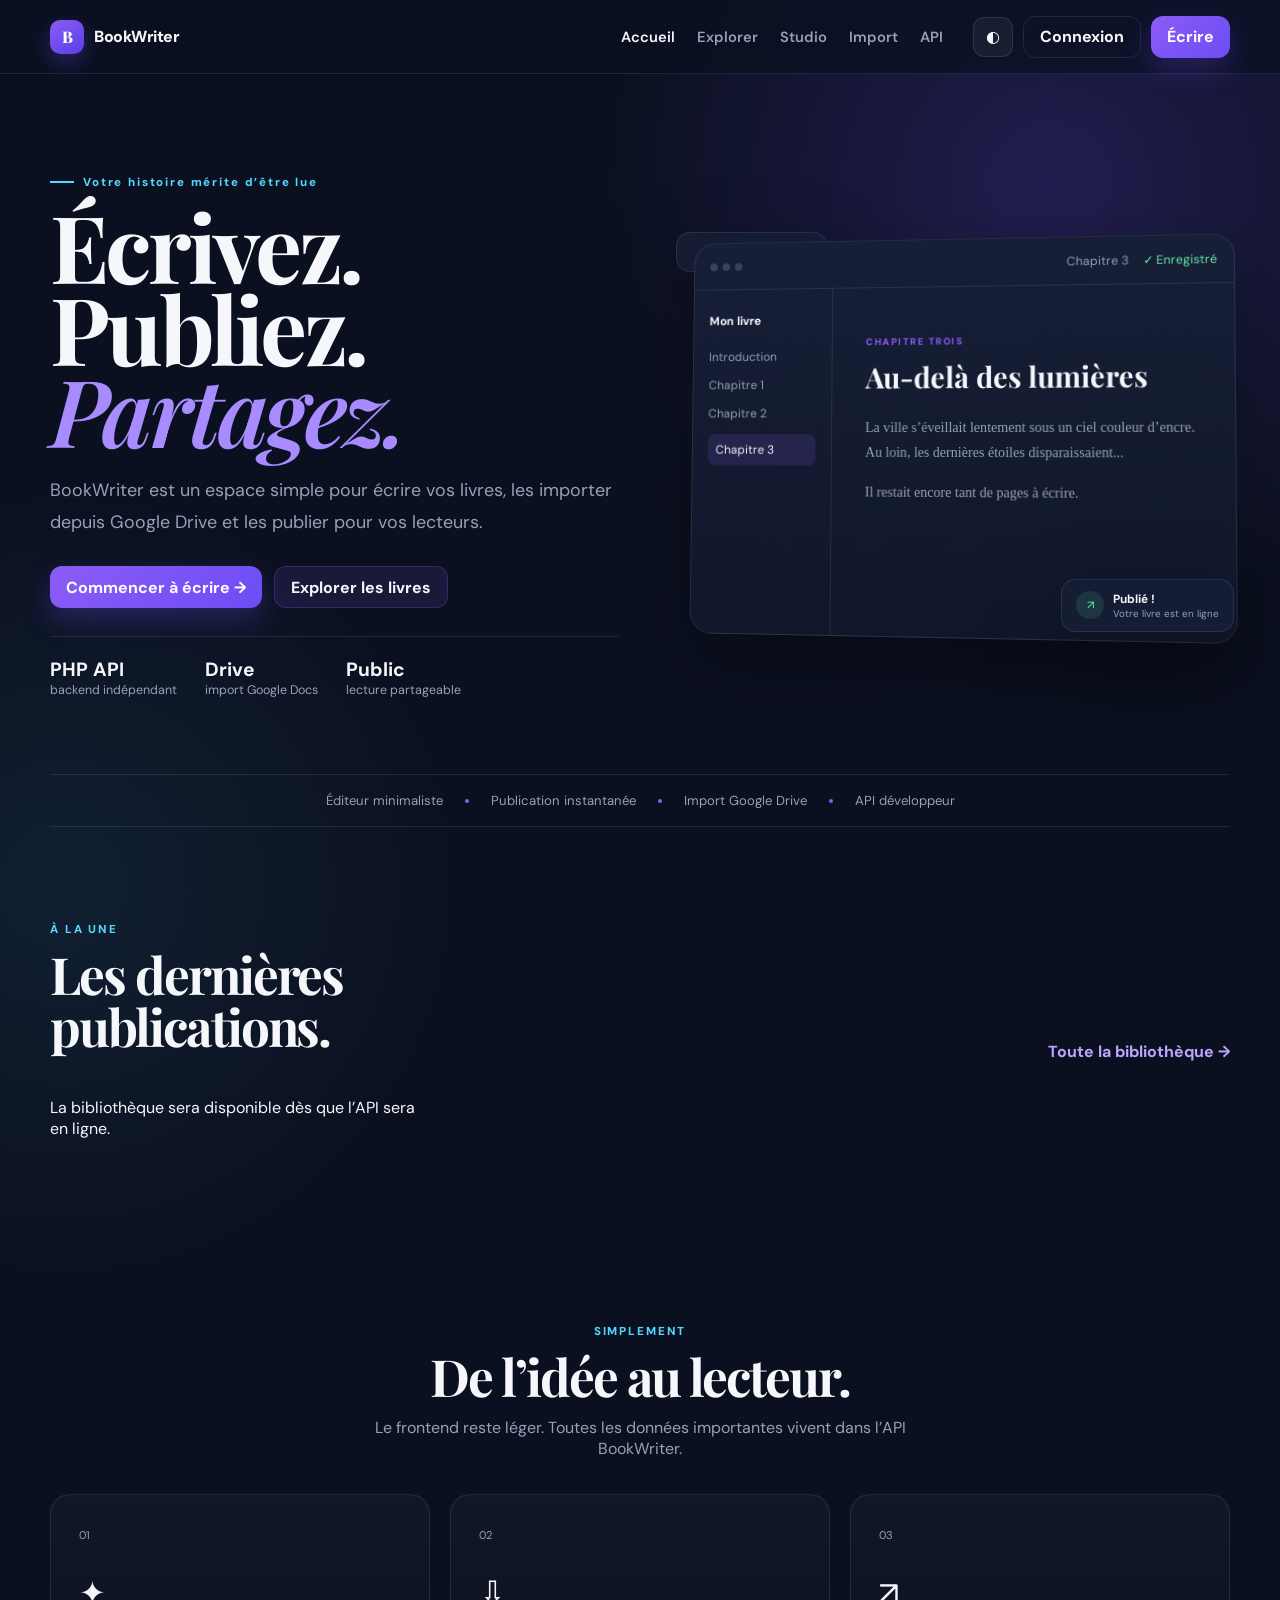
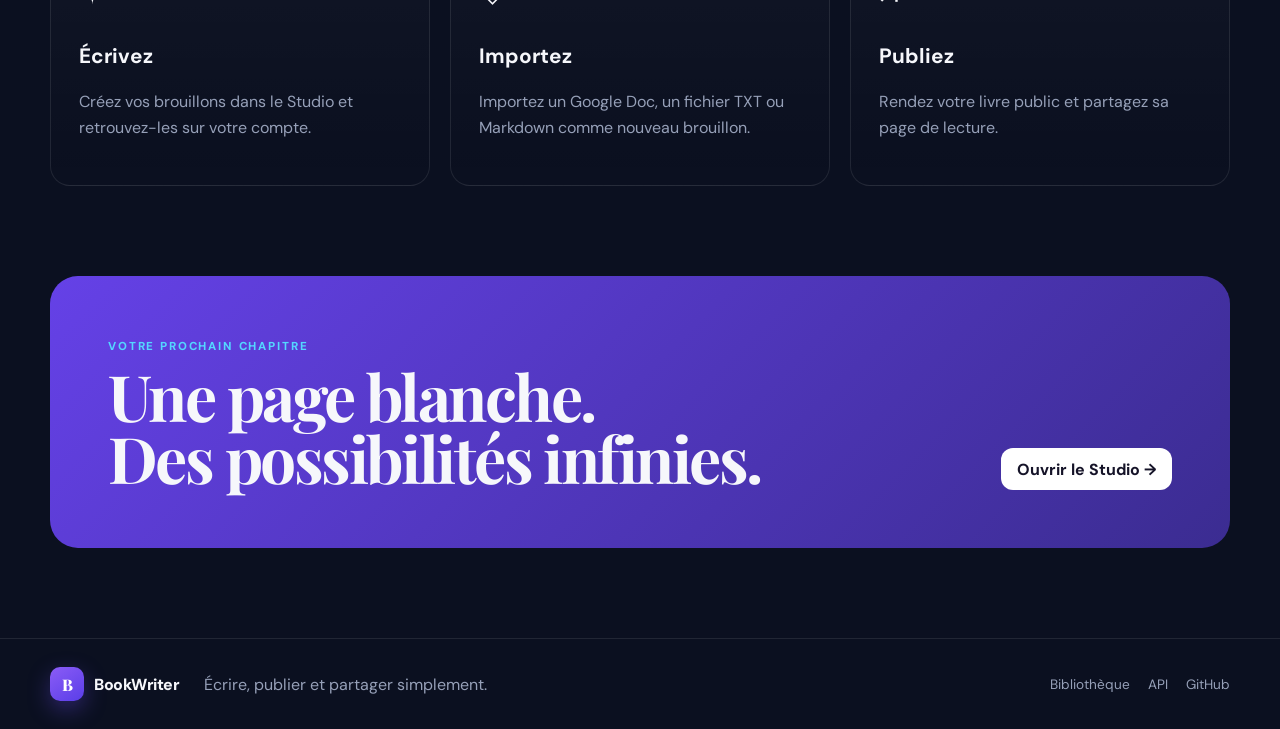
<file: index.html>
<!doctype html>
<html lang="fr">
<head><meta charset="utf-8"><meta name="viewport" content="width=device-width,initial-scale=1"><meta name="theme-color" content="#090b12"><meta name="description" content="Écrivez, importez et publiez vos livres avec BookWriter."><title>Accueil — BookWriter</title><link rel="stylesheet" href="assets/style.css"></head>
<body data-page="home">
<header class="topbar"><a class="brand" href="index.html"><span class="brand-mark">B</span><span>BookWriter</span></a><nav class="nav" id="main-nav" aria-label="Navigation principale"><a href="index.html" class="active">Accueil</a><a href="explore.html">Explorer</a><a href="studio.html">Studio</a><a href="import.html">Import</a><a href="developers.html">API</a></nav><div class="top-actions"><button class="icon-button" id="theme-toggle">◐</button><span class="auth-state"></span><a class="button button-primary" href="studio.html">Écrire</a><button class="mobile-menu" id="mobile-menu">☰</button></div></header>
<main>
<section class="hero shell"><div class="hero-copy"><div class="eyebrow"><span></span> Votre histoire mérite d’être lue</div><h1>Écrivez. Publiez.<br><em>Partagez.</em></h1><p class="hero-subtitle">BookWriter est un espace simple pour écrire vos livres, les importer depuis Google Drive et les publier pour vos lecteurs.</p><div class="hero-buttons"><a class="button button-primary large" href="studio.html">Commencer à écrire →</a><a class="button button-soft large" href="explore.html">Explorer les livres</a></div><div class="trust-row"><div><strong>PHP API</strong><span>backend indépendant</span></div><div><strong>Drive</strong><span>import Google Docs</span></div><div><strong>Public</strong><span>lecture partageable</span></div></div></div><div class="hero-visual" aria-hidden="true"><div class="floating-card card-one"><span class="mini-dot"></span><span>Sauvegarde via API</span></div><div class="editor-preview"><div class="preview-top"><div class="preview-dots"><i></i><i></i><i></i></div><span>Chapitre 3</span><span class="saved">✓ Enregistré</span></div><div class="preview-body"><aside><b>Mon livre</b><span>Introduction</span><span>Chapitre 1</span><span>Chapitre 2</span><span class="selected">Chapitre 3</span></aside><article><span class="chapter-label">CHAPITRE TROIS</span><h3>Au-delà des lumières</h3><p>La ville s’éveillait lentement sous un ciel couleur d’encre. Au loin, les dernières étoiles disparaissaient...</p><p>Il restait encore tant de pages à écrire.</p></article></div></div><div class="floating-card card-two"><span class="round-icon">↗</span><div><strong>Publié !</strong><small>Votre livre est en ligne</small></div></div></div></section>
<div class="feature-strip shell"><span>Éditeur minimaliste</span><i></i><span>Publication instantanée</span><i></i><span>Import Google Drive</span><i></i><span>API développeur</span></div>
<section class="section shell"><div class="section-heading split-heading"><div><span class="section-kicker">À LA UNE</span><h2>Les dernières<br>publications.</h2></div><a href="explore.html" class="text-link">Toute la bibliothèque →</a></div><div class="book-grid" id="featured-books"><div class="empty-inline">Chargement de la bibliothèque…</div></div></section>
<section class="section shell"><div class="section-heading centered"><span class="section-kicker">SIMPLEMENT</span><h2>De l’idée au lecteur.</h2><p>Le frontend reste léger. Toutes les données importantes vivent dans l’API BookWriter.</p></div><div class="steps"><article><span>01</span><div class="step-icon">✦</div><h3>Écrivez</h3><p>Créez vos brouillons dans le Studio et retrouvez-les sur votre compte.</p></article><article><span>02</span><div class="step-icon">⇩</div><h3>Importez</h3><p>Importez un Google Doc, un fichier TXT ou Markdown comme nouveau brouillon.</p></article><article><span>03</span><div class="step-icon">↗</div><h3>Publiez</h3><p>Rendez votre livre public et partagez sa page de lecture.</p></article></div></section>
<section class="cta shell"><div><span class="section-kicker">VOTRE PROCHAIN CHAPITRE</span><h2>Une page blanche.<br>Des possibilités infinies.</h2></div><a class="button button-light large" href="studio.html">Ouvrir le Studio →</a></section>
</main><footer class="footer"><div class="shell footer-inner"><a class="brand" href="index.html"><span class="brand-mark">B</span><span>BookWriter</span></a><p>Écrire, publier et partager simplement.</p><div><a href="explore.html">Bibliothèque</a><a href="developers.html">API</a><a href="https://github.com/louisoff84/BookWriter" target="_blank" rel="noreferrer">GitHub</a></div></div></footer><div id="toast-stack" class="toast-stack" aria-live="polite"></div><script src="assets/config.js"></script><script src="assets/app.js"></script>
</body></html>
</file>
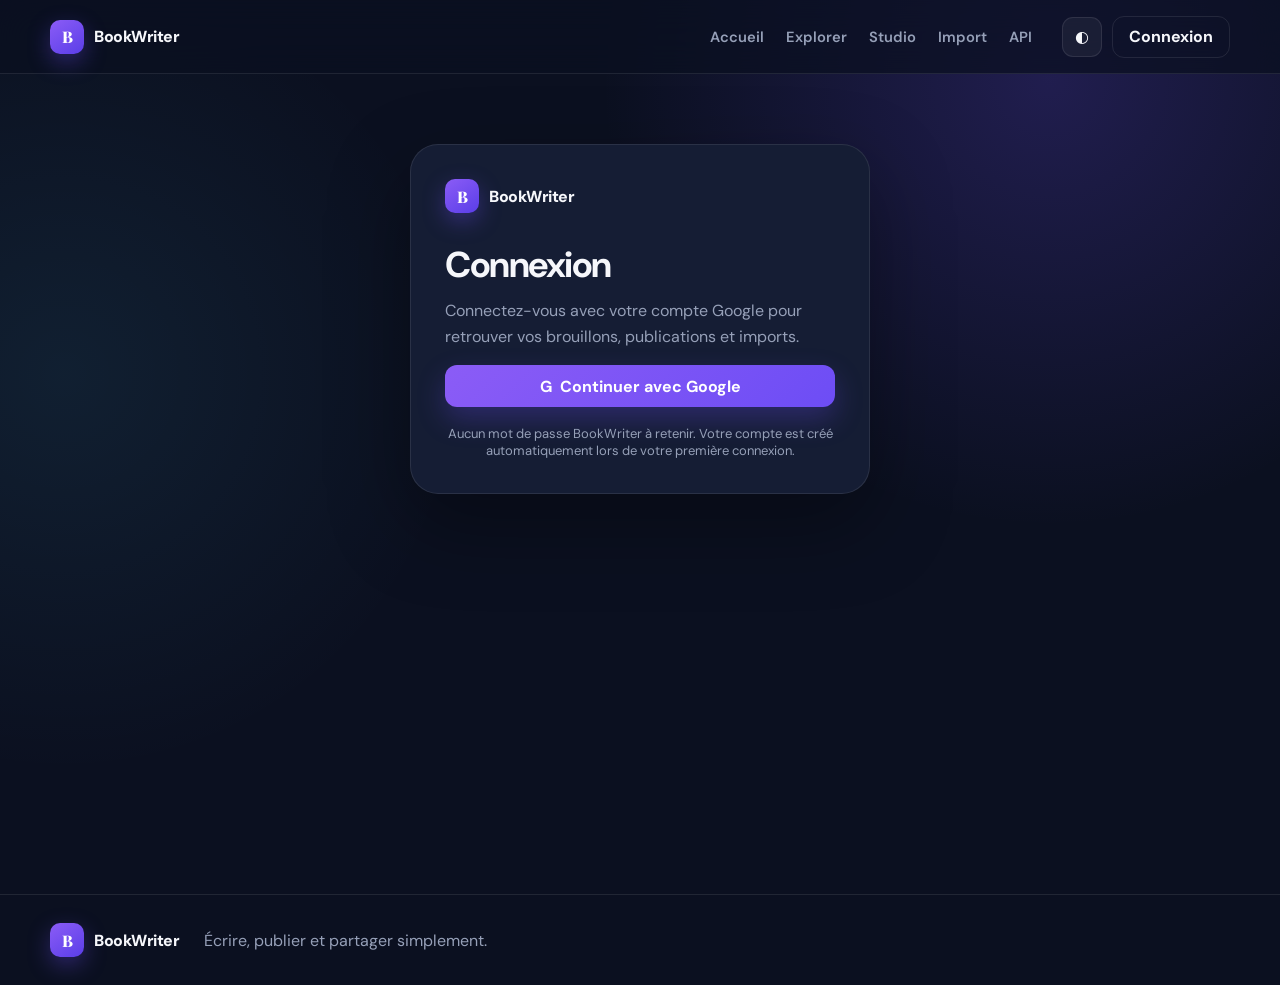
<file: account.html>
<!doctype html>
<html lang="fr"><head><meta charset="utf-8"><meta name="viewport" content="width=device-width,initial-scale=1"><meta name="theme-color" content="#090b12"><meta name="description" content="Gérez votre compte et vos clés API BookWriter."><title>Mon compte — BookWriter</title><link rel="stylesheet" href="assets/style.css"></head>
<body data-page="account"><header class="topbar"><a class="brand" href="index.html"><span class="brand-mark">B</span><span>BookWriter</span></a><nav class="nav" id="main-nav"><a href="index.html">Accueil</a><a href="explore.html">Explorer</a><a href="studio.html">Studio</a><a href="import.html">Import</a><a href="developers.html">API</a></nav><div class="top-actions"><button class="icon-button" id="theme-toggle">◐</button><span class="auth-state"></span><a class="button button-primary" href="studio.html">Écrire</a><button class="mobile-menu" id="mobile-menu">☰</button></div></header>
<main><section class="page-hero shell compact"><span class="section-kicker">COMPTE</span><h1 id="account-name">Mon compte</h1><p>Gérez votre session et vos clés API développeur.</p></section><section class="shell account-grid">
<article class="panel"><h2>Profil</h2><div class="account-info"><div><span>E-mail</span><strong id="account-email">—</strong></div><div><span>Google Drive</span><strong id="google-state">—</strong></div></div><div style="margin-top:22px;display:flex;gap:10px;flex-wrap:wrap"><a class="button button-soft" href="import.html">Google Drive</a><button class="button button-danger" id="logout-button">Se déconnecter</button></div></article>
<article class="panel"><h2>Clés API</h2><p style="color:var(--muted)">Pour vos bots, applications ou automatisations. Ces clés sont permanentes jusqu’à révocation.</p><div class="key-create"><input class="form-control" id="api-key-name" maxlength="80" placeholder="Ex. Bot Discord"><button class="button button-primary" id="create-api-key">Créer une clé</button></div><div class="key-output hidden" id="new-key-output"><strong>Copiez cette clé maintenant</strong><code id="new-key-value"></code><button class="button button-soft small" id="copy-new-key">Copier</button></div><div id="api-key-list"></div></article>
</section></main><footer class="footer"><div class="shell footer-inner"><a class="brand" href="index.html"><span class="brand-mark">B</span><span>BookWriter</span></a><p>Écrire, publier et partager simplement.</p></div></footer><div id="toast-stack" class="toast-stack"></div><script src="assets/config.js"></script><script src="assets/app.js"></script></body></html>
</file>
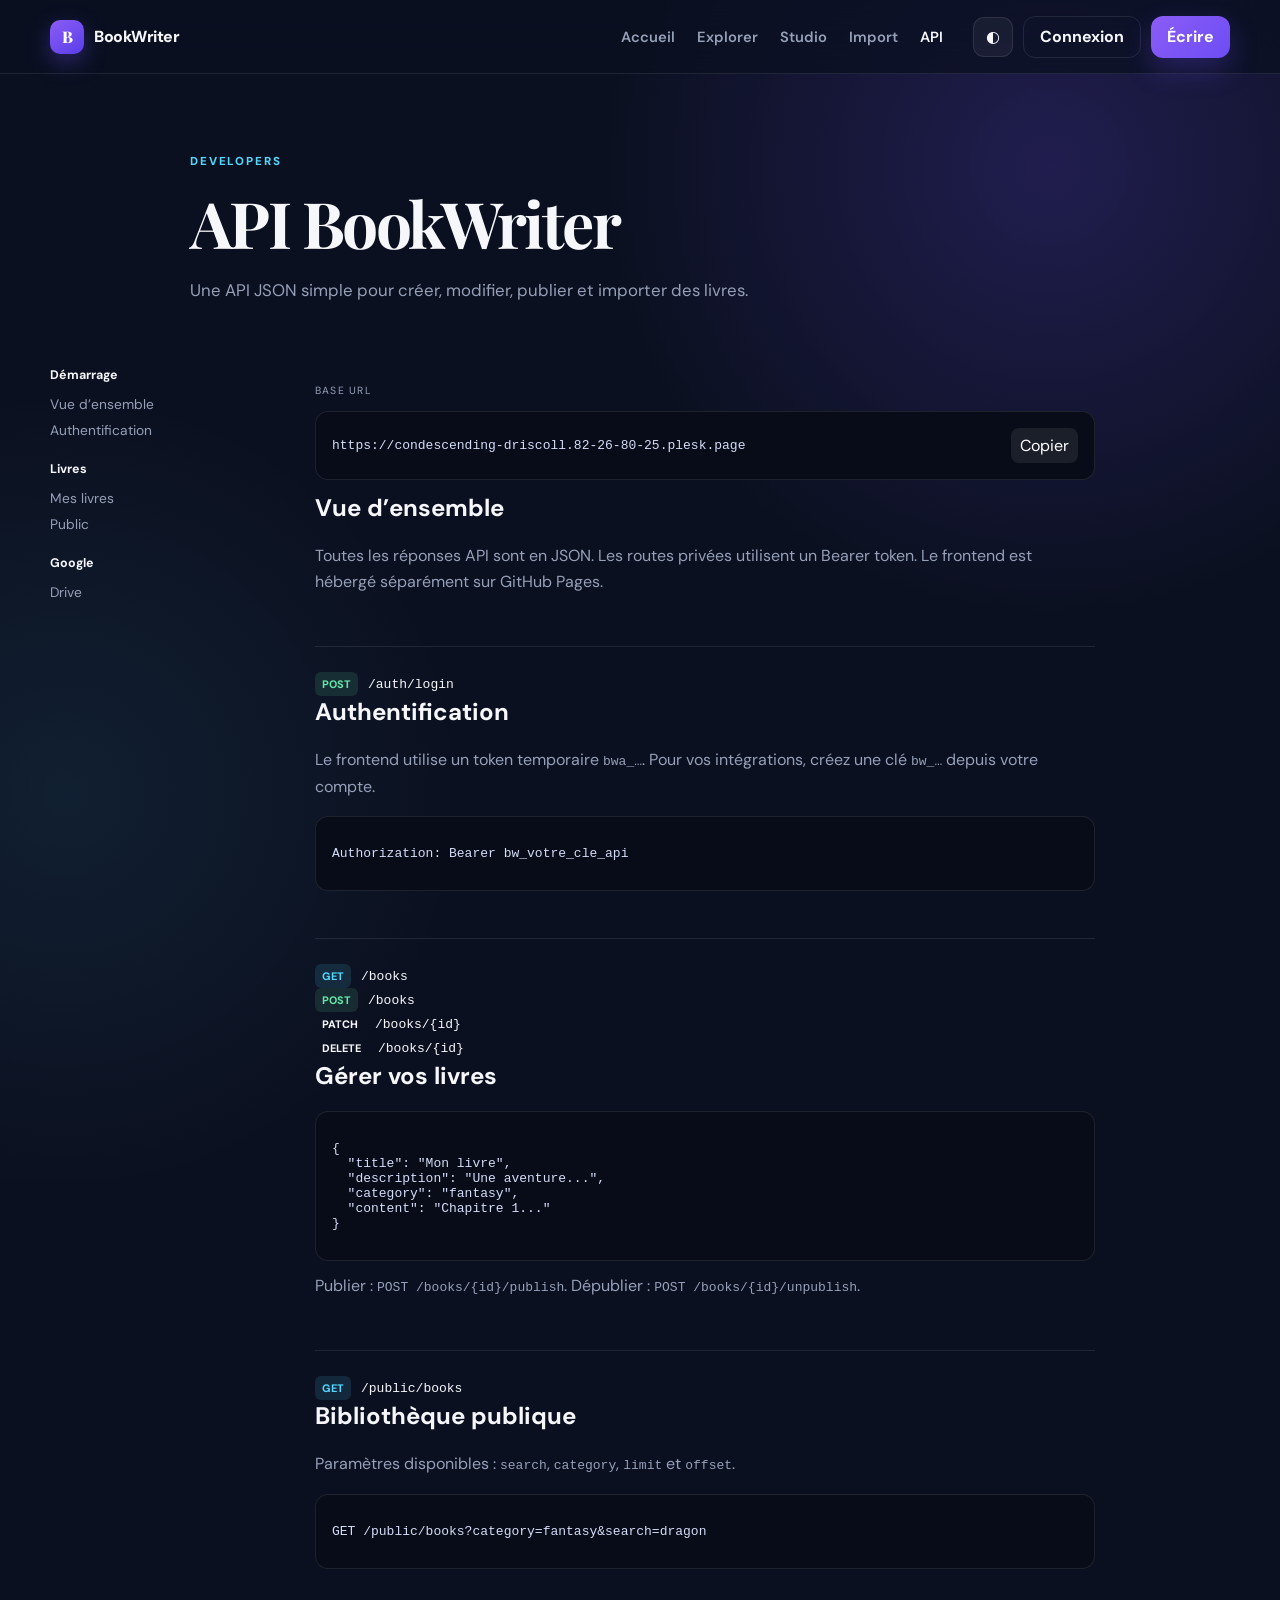
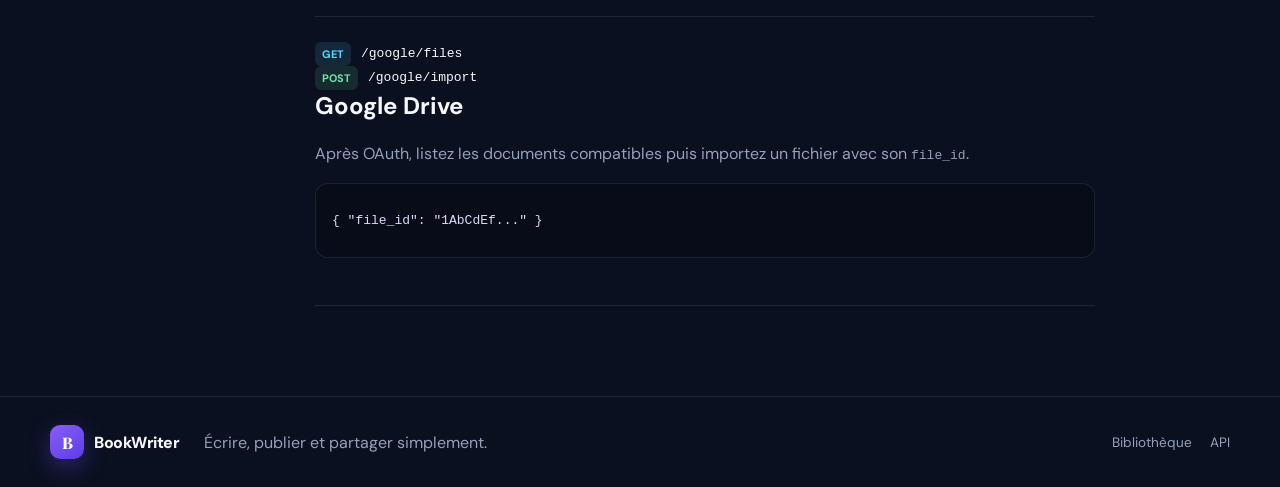
<file: developers.html>
<!doctype html>
<html lang="fr"><head><meta charset="utf-8"><meta name="viewport" content="width=device-width,initial-scale=1"><meta name="theme-color" content="#090b12"><meta name="description" content="Documentation de l’API BookWriter."><title>API développeur — BookWriter</title><link rel="stylesheet" href="assets/style.css"></head>
<body data-page="developers"><header class="topbar"><a class="brand" href="index.html"><span class="brand-mark">B</span><span>BookWriter</span></a><nav class="nav" id="main-nav"><a href="index.html">Accueil</a><a href="explore.html">Explorer</a><a href="studio.html">Studio</a><a href="import.html">Import</a><a href="developers.html" class="active">API</a></nav><div class="top-actions"><button class="icon-button" id="theme-toggle">◐</button><span class="auth-state"></span><a class="button button-primary" href="studio.html">Écrire</a><button class="mobile-menu" id="mobile-menu">☰</button></div></header>
<main><section class="page-hero shell compact"><span class="section-kicker">DEVELOPERS</span><h1>API BookWriter</h1><p>Une API JSON simple pour créer, modifier, publier et importer des livres.</p></section><section class="shell api-layout"><aside class="api-sidebar"><b>Démarrage</b><a href="#overview">Vue d’ensemble</a><a href="#auth">Authentification</a><b>Livres</b><a href="#books">Mes livres</a><a href="#public">Public</a><b>Google</b><a href="#drive">Drive</a></aside><article class="api-docs">
<section id="overview"><span class="doc-label">BASE URL</span><div class="code-box single"><code>https://condescending-driscoll.82-26-80-25.plesk.page</code><button data-copy="https://condescending-driscoll.82-26-80-25.plesk.page">Copier</button></div><h2>Vue d’ensemble</h2><p>Toutes les réponses API sont en JSON. Les routes privées utilisent un Bearer token. Le frontend est hébergé séparément sur GitHub Pages.</p></section>
<section id="auth"><div class="endpoint"><span class="method post">POST</span><code>/auth/login</code></div><h2>Authentification</h2><p>Le frontend utilise un token temporaire <code>bwa_…</code>. Pour vos intégrations, créez une clé <code>bw_…</code> depuis votre compte.</p><div class="code-box"><pre><code>Authorization: Bearer bw_votre_cle_api</code></pre></div></section>
<section id="books"><div class="endpoint"><span class="method get">GET</span><code>/books</code></div><div class="endpoint"><span class="method post">POST</span><code>/books</code></div><div class="endpoint"><span class="method patch">PATCH</span><code>/books/{id}</code></div><div class="endpoint"><span class="method delete">DELETE</span><code>/books/{id}</code></div><h2>Gérer vos livres</h2><div class="code-box"><pre><code>{
  "title": "Mon livre",
  "description": "Une aventure...",
  "category": "fantasy",
  "content": "Chapitre 1..."
}</code></pre></div><p>Publier : <code>POST /books/{id}/publish</code>. Dépublier : <code>POST /books/{id}/unpublish</code>.</p></section>
<section id="public"><div class="endpoint"><span class="method get">GET</span><code>/public/books</code></div><h2>Bibliothèque publique</h2><p>Paramètres disponibles : <code>search</code>, <code>category</code>, <code>limit</code> et <code>offset</code>.</p><div class="code-box"><pre><code>GET /public/books?category=fantasy&amp;search=dragon</code></pre></div></section>
<section id="drive"><div class="endpoint"><span class="method get">GET</span><code>/google/files</code></div><div class="endpoint"><span class="method post">POST</span><code>/google/import</code></div><h2>Google Drive</h2><p>Après OAuth, listez les documents compatibles puis importez un fichier avec son <code>file_id</code>.</p><div class="code-box"><pre><code>{ "file_id": "1AbCdEf..." }</code></pre></div></section>
</article></section></main><footer class="footer"><div class="shell footer-inner"><a class="brand" href="index.html"><span class="brand-mark">B</span><span>BookWriter</span></a><p>Écrire, publier et partager simplement.</p><div><a href="explore.html">Bibliothèque</a><a href="developers.html">API</a></div></div></footer><div id="toast-stack" class="toast-stack"></div><script src="assets/config.js"></script><script src="assets/app.js"></script></body></html>
</file>
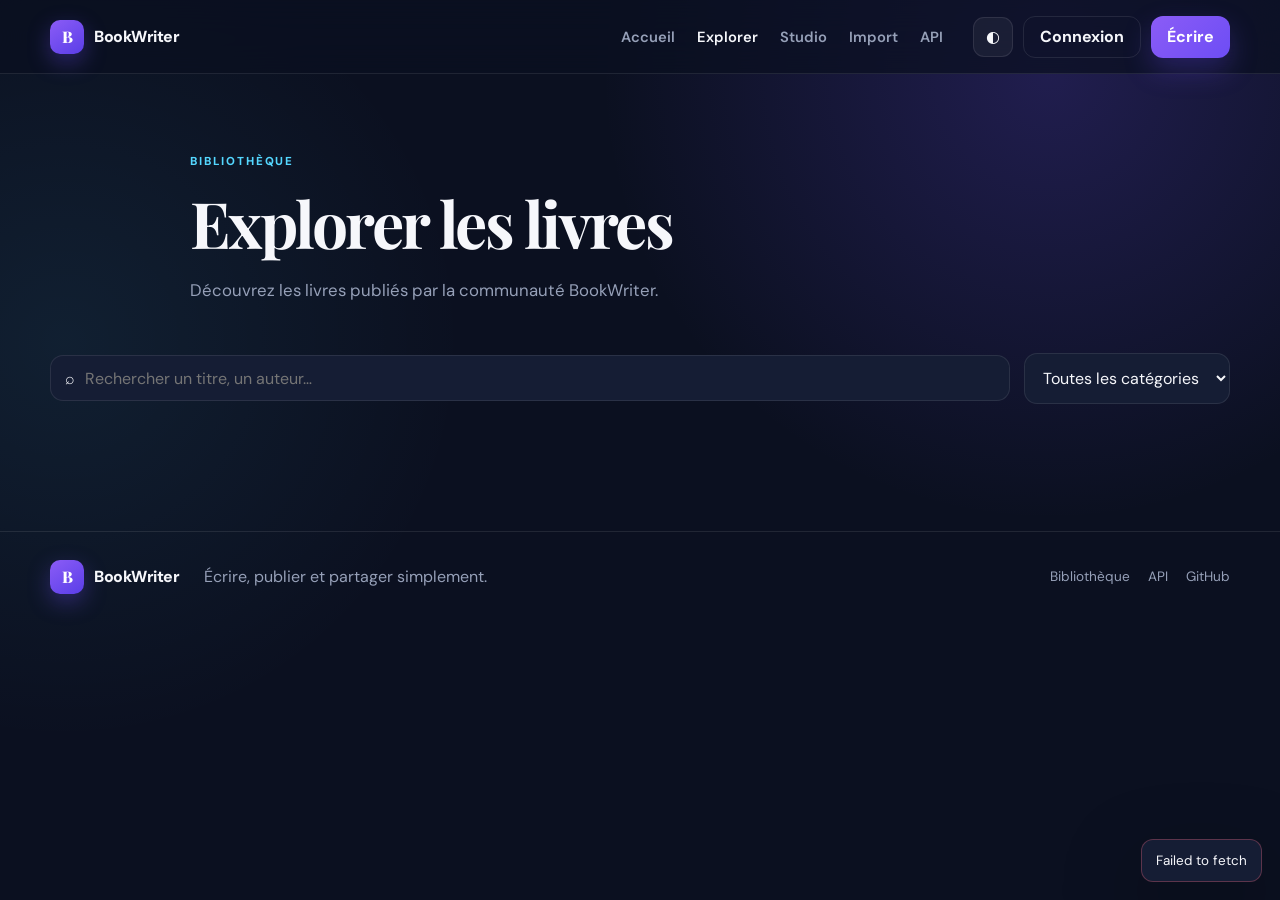
<file: explore.html>
<!doctype html>
<html lang="fr">
<head>
  <meta charset="utf-8">
  <meta name="viewport" content="width=device-width,initial-scale=1">
  <meta name="theme-color" content="#090b12">
  <meta name="description" content="Explorez les livres publiés sur BookWriter.">
  <title>Explorer — BookWriter</title>
  <link rel="stylesheet" href="assets/style.css">
</head>
<body data-page="explore">
<header class="topbar">
  <a class="brand" href="index.html"><span class="brand-mark">B</span><span>BookWriter</span></a>
  <nav class="nav" id="main-nav" aria-label="Navigation principale"><a href="index.html">Accueil</a><a href="explore.html" class="active">Explorer</a><a href="studio.html">Studio</a><a href="import.html">Import</a><a href="developers.html">API</a></nav>
  <div class="top-actions"><button class="icon-button" id="theme-toggle" aria-label="Changer de thème">◐</button><span class="auth-state"></span><a class="button button-primary" href="studio.html">Écrire</a><button class="mobile-menu" id="mobile-menu" aria-label="Ouvrir le menu">☰</button></div>
</header>
<main>
<section class="page-hero shell compact">
  <span class="section-kicker">BIBLIOTHÈQUE</span>
  <h1>Explorer les livres</h1>
  <p>Découvrez les livres publiés par la communauté BookWriter.</p>
</section>
<div class="shell explore-toolbar">
  <label class="search-box"><span>⌕</span><input id="book-search" type="search" placeholder="Rechercher un titre, un auteur…"></label>
  <select class="select" id="book-category-filter" aria-label="Catégorie">
    <option value="all">Toutes les catégories</option><option value="fiction">Fiction</option><option value="fantasy">Fantasy</option><option value="science-fiction">Science-fiction</option><option value="romance">Romance</option><option value="thriller">Thriller</option><option value="poetry">Poésie</option><option value="non-fiction">Non-fiction</option><option value="other">Autres</option>
  </select>
</div>
<section class="section no-top shell"><div class="book-grid large" id="explore-books"></div><div class="empty-state hidden" id="explore-empty"><h3>Aucun livre trouvé</h3><p>Essayez une autre recherche ou catégorie.</p></div></section>
</main>
<footer class="footer"><div class="shell footer-inner"><a class="brand" href="index.html"><span class="brand-mark">B</span><span>BookWriter</span></a><p>Écrire, publier et partager simplement.</p><div><a href="explore.html">Bibliothèque</a><a href="developers.html">API</a><a href="https://github.com/louisoff84/BookWriter" target="_blank" rel="noreferrer">GitHub</a></div></div></footer><div id="toast-stack" class="toast-stack" aria-live="polite"></div>
<script src="assets/config.js"></script><script src="assets/app.js"></script>
</body></html>
</file>
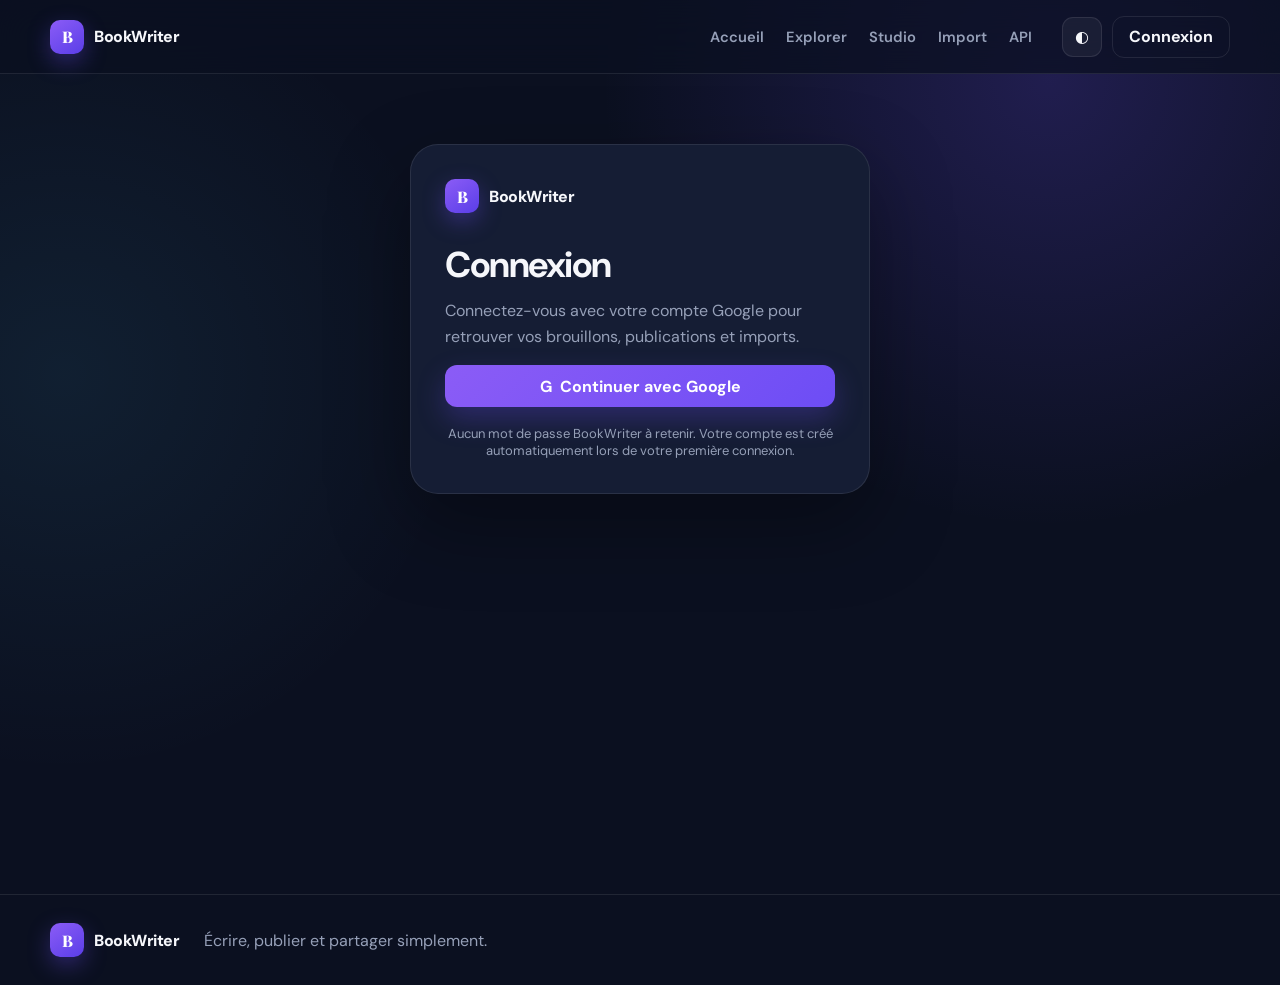
<file: import.html>
<!doctype html>
<html lang="fr">
<head><meta charset="utf-8"><meta name="viewport" content="width=device-width,initial-scale=1"><meta name="theme-color" content="#090b12"><meta name="description" content="Importez des manuscrits depuis Google Drive ou votre ordinateur."><title>Importer — BookWriter</title><link rel="stylesheet" href="assets/style.css"></head>
<body data-page="import">
<header class="topbar"><a class="brand" href="index.html"><span class="brand-mark">B</span><span>BookWriter</span></a><nav class="nav" id="main-nav" aria-label="Navigation principale"><a href="index.html">Accueil</a><a href="explore.html">Explorer</a><a href="studio.html">Studio</a><a href="import.html" class="active">Import</a><a href="developers.html">API</a></nav><div class="top-actions"><button class="icon-button" id="theme-toggle" aria-label="Changer de thème">◐</button><span class="auth-state"></span><a class="button button-primary" href="studio.html">Écrire</a><button class="mobile-menu" id="mobile-menu" aria-label="Ouvrir le menu">☰</button></div></header>
<main>
<section class="page-hero shell compact"><span class="section-kicker">IMPORT</span><h1>Importez vos manuscrits</h1><p>Google Docs, TXT ou Markdown : chaque import devient un brouillon modifiable dans le Studio.</p><p style="font-size:13px">Compte : <strong id="import-user"></strong></p></section>
<section class="shell integration-grid">
  <article class="integration-card"><div class="integration-icon google-drive-icon">G</div><span class="status-badge">OAuth 2.0</span><h2>Google Drive</h2><p>Connectez votre Drive en lecture seule. BookWriter ne modifie ni ne supprime vos fichiers Google.</p><ul><li>Google Docs</li><li>Fichiers .txt</li><li>Fichiers .md</li></ul><div style="display:flex;gap:10px;flex-wrap:wrap"><button class="button button-primary" id="connect-drive">Connecter Google Drive</button><button class="button button-soft" id="refresh-drive">Actualiser les fichiers</button></div><div class="drive-files" id="drive-files"></div></article>
  <article class="integration-card"><div class="integration-icon">TXT</div><span class="status-badge">Via API</span><h2>Fichier local</h2><p>Le navigateur lit le fichier, puis son contenu est envoyé à l’API pour créer un vrai brouillon sur votre compte.</p><button class="button button-soft" id="import-local-button">Choisir un fichier</button><input id="local-file-input" type="file" accept=".txt,.md,.markdown,text/plain,text/markdown" hidden></article>
</section></main>
<footer class="footer"><div class="shell footer-inner"><a class="brand" href="index.html"><span class="brand-mark">B</span><span>BookWriter</span></a><p>Écrire, publier et partager simplement.</p><div><a href="explore.html">Bibliothèque</a><a href="developers.html">API</a><a href="https://github.com/louisoff84/BookWriter" target="_blank" rel="noreferrer">GitHub</a></div></div></footer><div id="toast-stack" class="toast-stack" aria-live="polite"></div><script src="assets/config.js"></script><script src="assets/app.js"></script>
</body></html>
</file>
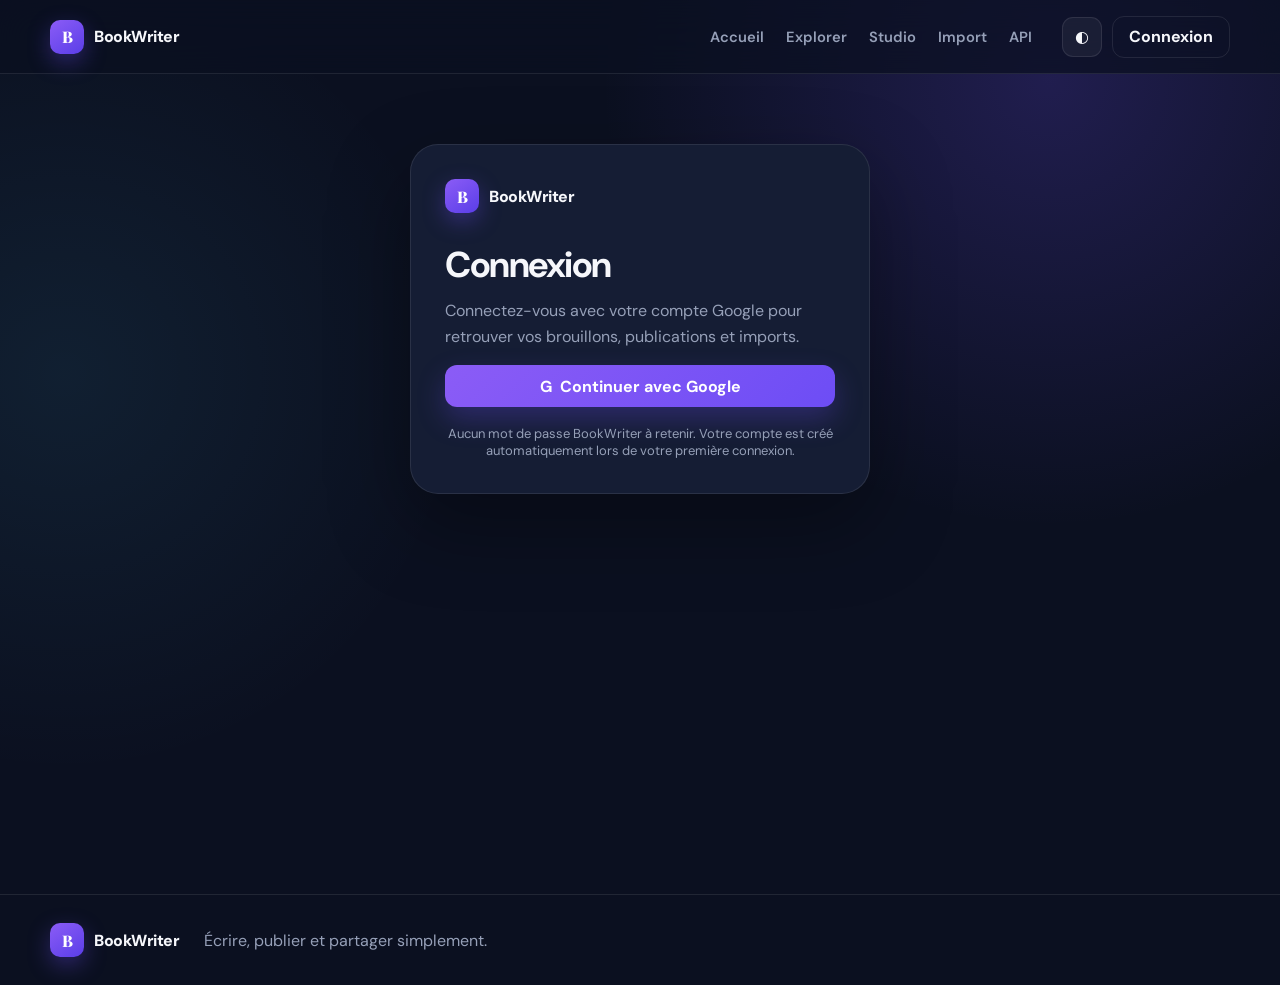
<file: login.html>
<!doctype html>
<html lang="fr">
<head><meta charset="utf-8"><meta name="viewport" content="width=device-width,initial-scale=1"><meta name="theme-color" content="#090b12"><meta name="description" content="Connectez-vous à BookWriter avec Google."><title>Connexion — BookWriter</title><link rel="stylesheet" href="assets/style.css"></head>
<body data-page="login">
<header class="topbar"><a class="brand" href="index.html"><span class="brand-mark">B</span><span>BookWriter</span></a><nav class="nav" id="main-nav"><a href="index.html">Accueil</a><a href="explore.html">Explorer</a><a href="studio.html">Studio</a><a href="import.html">Import</a><a href="developers.html">API</a></nav><div class="top-actions"><button class="icon-button" id="theme-toggle" aria-label="Changer de thème">◐</button><span class="auth-state"></span><button class="mobile-menu" id="mobile-menu">☰</button></div></header>
<main><section class="auth-shell"><div class="auth-card"><a class="brand" href="index.html"><span class="brand-mark">B</span><span>BookWriter</span></a><h1>Connexion</h1><p>Connectez-vous avec votre compte Google pour retrouver vos brouillons, publications et imports.</p><button class="button button-primary full google-auth-button" id="google-auth-button" type="button"><span class="google-g">G</span> Continuer avec Google</button><div class="auth-footer">Aucun mot de passe BookWriter à retenir. Votre compte est créé automatiquement lors de votre première connexion.</div></div></section></main>
<footer class="footer"><div class="shell footer-inner"><a class="brand" href="index.html"><span class="brand-mark">B</span><span>BookWriter</span></a><p>Écrire, publier et partager simplement.</p></div></footer><div id="toast-stack" class="toast-stack"></div><script src="assets/config.js"></script><script src="assets/app.js"></script>
</body></html>
</file>
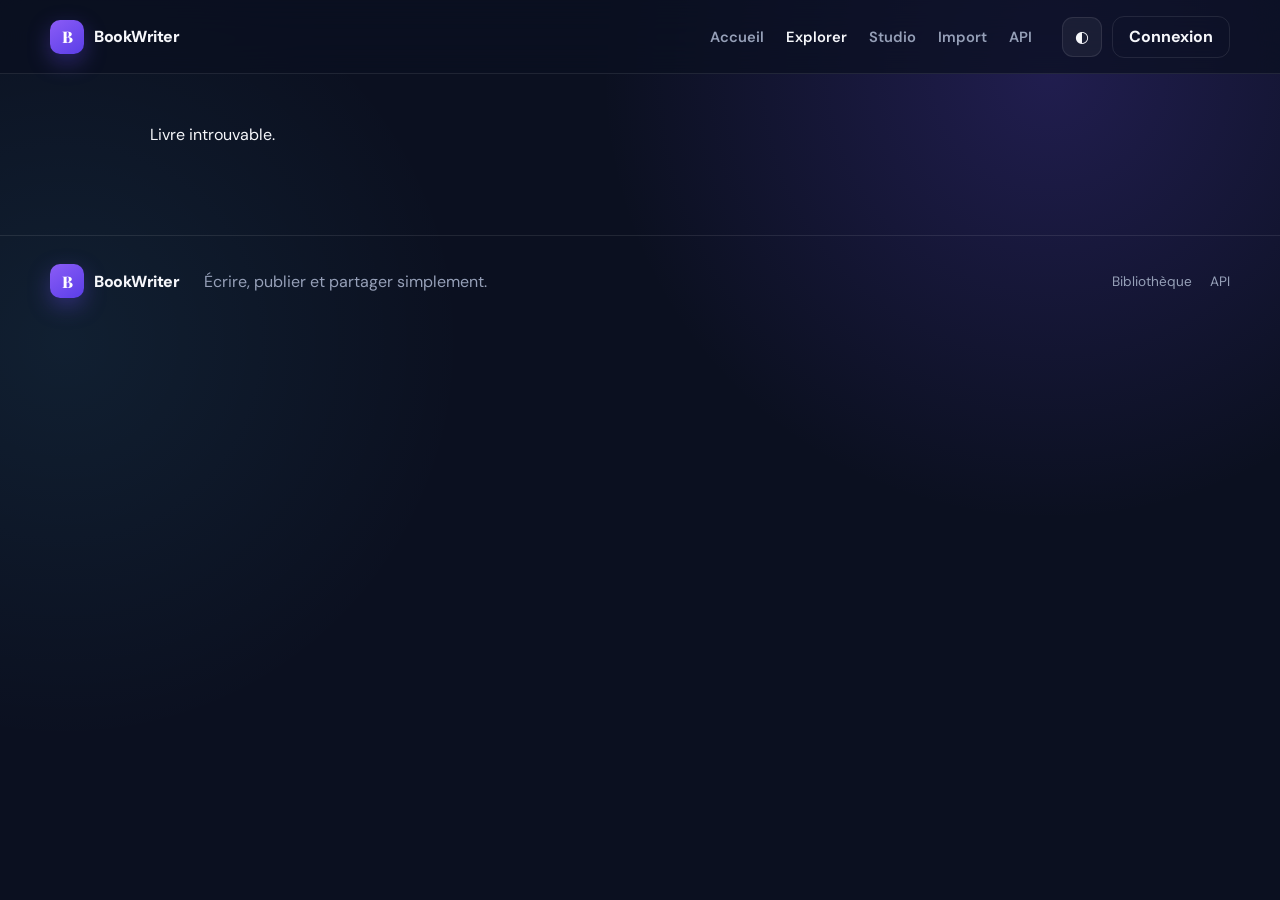
<file: reader.html>
<!doctype html>
<html lang="fr"><head><meta charset="utf-8"><meta name="viewport" content="width=device-width,initial-scale=1"><meta name="theme-color" content="#090b12"><meta name="description" content="Lisez un livre publié sur BookWriter."><title>Lecture — BookWriter</title><link rel="stylesheet" href="assets/style.css"></head>
<body data-page="reader"><header class="topbar"><a class="brand" href="index.html"><span class="brand-mark">B</span><span>BookWriter</span></a><nav class="nav" id="main-nav"><a href="index.html">Accueil</a><a href="explore.html" class="active">Explorer</a><a href="studio.html">Studio</a><a href="import.html">Import</a><a href="developers.html">API</a></nav><div class="top-actions"><button class="icon-button" id="theme-toggle">◐</button><span class="auth-state"></span><button class="mobile-menu" id="mobile-menu">☰</button></div></header>
<main><section class="reader-shell" id="reader-page"><div class="reader-layout"><aside class="reader-meta"><div id="reader-cover"></div><a class="button button-soft full" style="margin-top:16px" href="explore.html">← Bibliothèque</a></aside><article class="reader-article"><span class="section-kicker" id="reader-category">LIVRE</span><h1 id="reader-title">Chargement…</h1><p class="reader-by" id="reader-author"></p><p class="reader-description" id="reader-description"></p><hr><div class="reader-text" id="reader-text"></div></article></div></section></main>
<footer class="footer"><div class="shell footer-inner"><a class="brand" href="index.html"><span class="brand-mark">B</span><span>BookWriter</span></a><p>Écrire, publier et partager simplement.</p><div><a href="explore.html">Bibliothèque</a><a href="developers.html">API</a></div></div></footer><div id="toast-stack" class="toast-stack"></div><script src="assets/config.js"></script><script src="assets/app.js"></script></body></html>
</file>
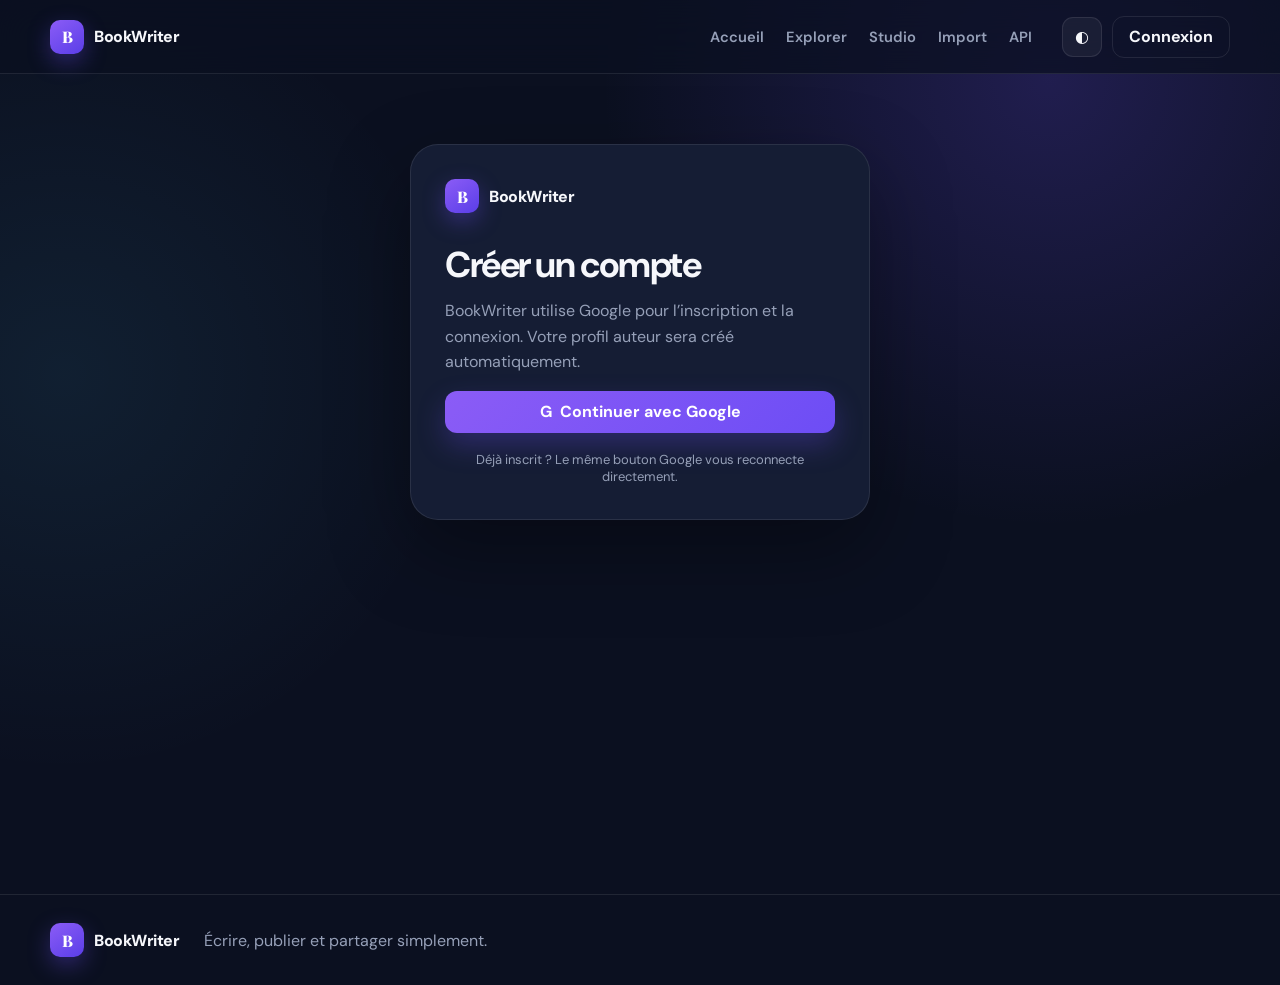
<file: register.html>
<!doctype html>
<html lang="fr">
<head><meta charset="utf-8"><meta name="viewport" content="width=device-width,initial-scale=1"><meta name="theme-color" content="#090b12"><meta name="description" content="Créez votre compte BookWriter avec Google."><title>Créer un compte — BookWriter</title><link rel="stylesheet" href="assets/style.css"></head>
<body data-page="register">
<header class="topbar"><a class="brand" href="index.html"><span class="brand-mark">B</span><span>BookWriter</span></a><nav class="nav" id="main-nav"><a href="index.html">Accueil</a><a href="explore.html">Explorer</a><a href="studio.html">Studio</a><a href="import.html">Import</a><a href="developers.html">API</a></nav><div class="top-actions"><button class="icon-button" id="theme-toggle" aria-label="Changer de thème">◐</button><span class="auth-state"></span><button class="mobile-menu" id="mobile-menu">☰</button></div></header>
<main><section class="auth-shell"><div class="auth-card"><a class="brand" href="index.html"><span class="brand-mark">B</span><span>BookWriter</span></a><h1>Créer un compte</h1><p>BookWriter utilise Google pour l’inscription et la connexion. Votre profil auteur sera créé automatiquement.</p><button class="button button-primary full google-auth-button" id="google-auth-button" type="button"><span class="google-g">G</span> Continuer avec Google</button><div class="auth-footer">Déjà inscrit ? Le même bouton Google vous reconnecte directement.</div></div></section></main>
<footer class="footer"><div class="shell footer-inner"><a class="brand" href="index.html"><span class="brand-mark">B</span><span>BookWriter</span></a><p>Écrire, publier et partager simplement.</p></div></footer><div id="toast-stack" class="toast-stack"></div><script src="assets/config.js"></script><script src="assets/app.js"></script>
</body></html>
</file>
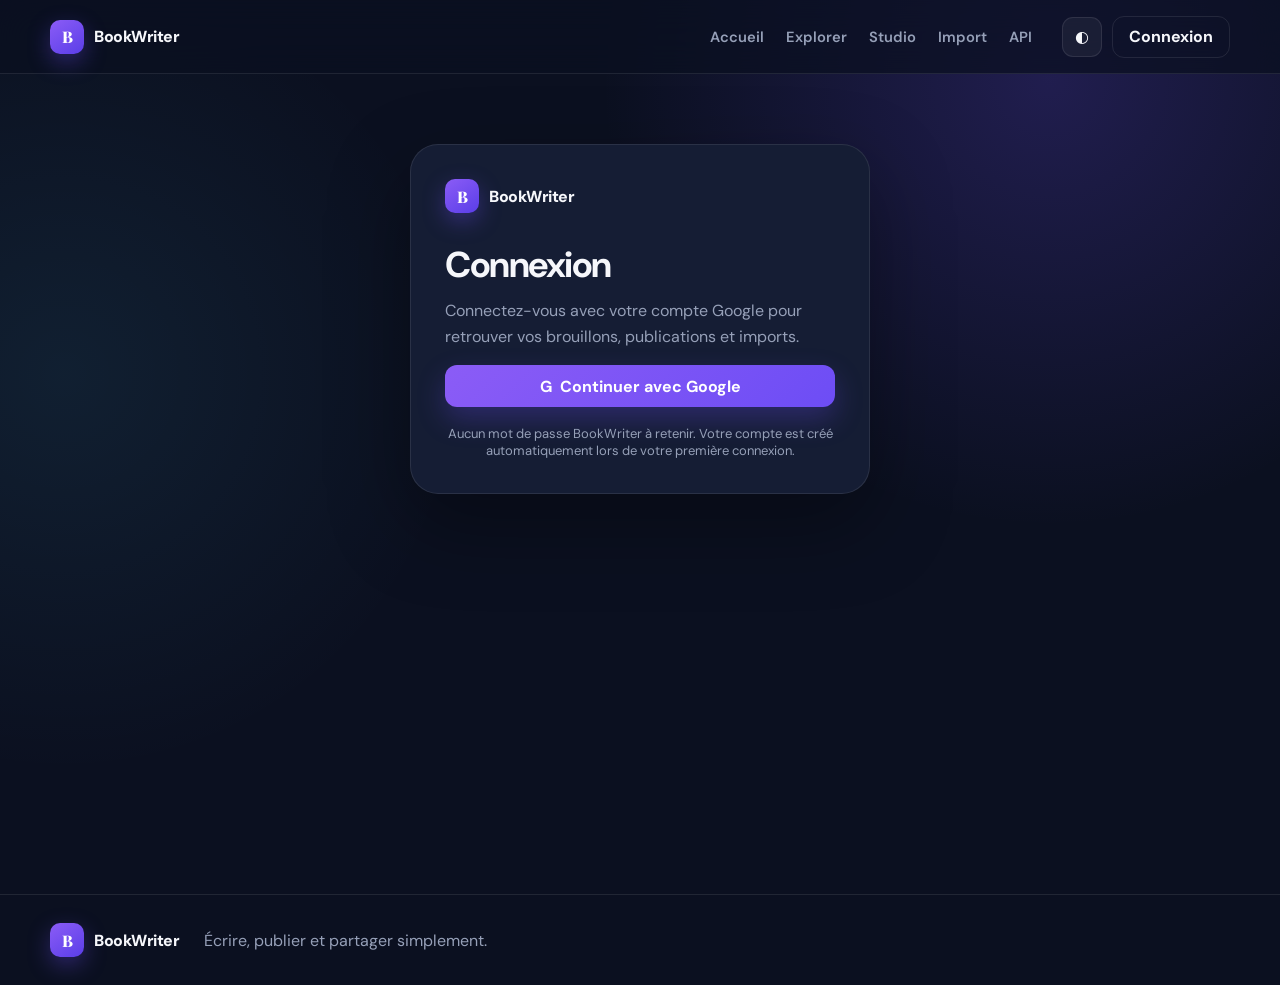
<file: studio.html>
<!doctype html>
<html lang="fr">
<head>
  <meta charset="utf-8"><meta name="viewport" content="width=device-width,initial-scale=1"><meta name="theme-color" content="#090b12"><meta name="description" content="Écrivez et gérez vos livres BookWriter."><title>Studio — BookWriter</title><link rel="stylesheet" href="assets/style.css">
</head>
<body data-page="studio">
<header class="topbar"><a class="brand" href="index.html"><span class="brand-mark">B</span><span>BookWriter</span></a><nav class="nav" id="main-nav" aria-label="Navigation principale"><a href="index.html">Accueil</a><a href="explore.html">Explorer</a><a href="studio.html" class="active">Studio</a><a href="import.html">Import</a><a href="developers.html">API</a></nav><div class="top-actions"><button class="icon-button" id="theme-toggle" aria-label="Changer de thème">◐</button><span class="auth-state"></span><a class="button button-primary" href="studio.html">Écrire</a><button class="mobile-menu" id="mobile-menu" aria-label="Ouvrir le menu">☰</button></div></header>
<main><section class="studio-layout">
  <aside class="studio-sidebar">
    <div class="studio-sidebar-head"><div><span class="section-kicker">STUDIO</span><h2>Mes livres</h2></div><button class="square-button" id="new-book" title="Nouveau livre">+</button></div>
    <p style="color:var(--muted);font-size:12px">Connecté en tant que <strong id="studio-user"></strong></p>
    <div class="studio-stats"><div><strong id="draft-count">0</strong><span>Brouillons</span></div><div><strong id="published-count">0</strong><span>Publiés</span></div></div>
    <div class="book-list" id="studio-book-list"></div><div style="margin-top:22px"><a class="button button-soft full small" href="import.html">Importer un manuscrit</a></div>
  </aside>
  <div class="studio-editor">
    <div class="editor-empty" id="editor-empty"><div><div class="empty-orbit" style="margin:auto">✎</div><h2>Commencez une nouvelle histoire</h2><p>Créez un livre ou sélectionnez un brouillon.</p><button class="button button-primary" id="new-book-empty">Nouveau livre</button></div></div>
    <div class="editor-workspace hidden" id="editor-workspace">
      <div class="editor-toolbar"><div class="status-pill" id="editor-status">● Brouillon</div><div class="editor-actions"><span class="save-indicator" id="save-indicator">Sauvegarde automatique</span><a class="button button-ghost small hidden" id="share-book" target="_blank" rel="noopener">Voir la page publique</a><button class="button button-danger small" id="delete-book">Supprimer</button><button class="button button-primary small" id="publish-book">Publier</button></div></div>
      <div class="editor-sheet">
        <label class="sr-only" for="edit-title">Titre</label><input class="title-input" id="edit-title" maxlength="150" placeholder="Titre de votre livre">
        <label class="sr-only" for="edit-description">Description</label><textarea class="description-input" id="edit-description" rows="2" maxlength="1000" placeholder="Une courte description…"></textarea>
        <div class="editor-meta"><select id="edit-category" aria-label="Catégorie"><option value="fiction">Fiction</option><option value="fantasy">Fantasy</option><option value="science-fiction">Science-fiction</option><option value="romance">Romance</option><option value="thriller">Thriller</option><option value="poetry">Poésie</option><option value="non-fiction">Non-fiction</option><option value="other">Autre</option></select><span id="word-count">0 mot</span><span id="read-time">1 min de lecture</span></div>
        <div class="cover-input-wrap"><div class="form-field"><label for="edit-cover">URL de couverture (optionnel)</label><input class="form-control" id="edit-cover" type="url" placeholder="https://…"></div></div>
        <label class="sr-only" for="edit-content">Contenu du livre</label><textarea class="content-editor" id="edit-content" spellcheck="true" placeholder="Il était une fois…"></textarea>
      </div>
    </div>
  </div>
</section></main>
<footer class="footer"><div class="shell footer-inner"><a class="brand" href="index.html"><span class="brand-mark">B</span><span>BookWriter</span></a><p>Écrire, publier et partager simplement.</p><div><a href="explore.html">Bibliothèque</a><a href="developers.html">API</a><a href="https://github.com/louisoff84/BookWriter" target="_blank" rel="noreferrer">GitHub</a></div></div></footer><div id="toast-stack" class="toast-stack" aria-live="polite"></div><script src="assets/config.js"></script><script src="assets/app.js"></script>
</body></html>
</file>
<file: assets/style.css>
@import url('https://fonts.googleapis.com/css2?family=DM+Sans:wght@400;500;600;700&family=Playfair+Display:ital,wght@0,600;0,700;1,600&display=swap');

:root{--bg:#0b1020;--bg-2:#11182d;--panel:#151d34;--panel-2:#1a2440;--text:#f6f7fb;--muted:#96a0b8;--line:rgba(255,255,255,.09);--violet:#8b5cf6;--violet-2:#6d4df5;--cyan:#54d7ff;--green:#64e6a6;--danger:#ff6b7a;--shadow:0 30px 80px rgba(0,0,0,.35);--radius:24px;--shell:1180px}
*{box-sizing:border-box}html{scroll-behavior:smooth}body{margin:0;background:radial-gradient(circle at 82% 8%,rgba(109,77,245,.22),transparent 28rem),radial-gradient(circle at 5% 38%,rgba(84,215,255,.08),transparent 25rem),var(--bg);color:var(--text);font-family:'DM Sans',system-ui,sans-serif;min-height:100vh}body.light{--bg:#f5f3fb;--bg-2:#ece9f6;--panel:#fff;--panel-2:#f9f7ff;--text:#171627;--muted:#6f6b82;--line:rgba(25,20,45,.10);--shadow:0 30px 80px rgba(66,45,115,.13)}a{color:inherit;text-decoration:none}button,input,textarea,select{font:inherit}.hidden{display:none!important}.shell{width:min(var(--shell),calc(100% - 36px));margin-inline:auto}.noise{position:fixed;inset:0;pointer-events:none;opacity:.025;z-index:999;background-image:url("data:image/svg+xml,%3Csvg viewBox='0 0 180 180' xmlns='http://www.w3.org/2000/svg'%3E%3Cfilter id='n'%3E%3CfeTurbulence type='fractalNoise' baseFrequency='.9' numOctaves='4' stitchTiles='stitch'/%3E%3C/filter%3E%3Crect width='100%25' height='100%25' filter='url(%23n)' opacity='.7'/%3E%3C/svg%3E")}.topbar{height:74px;position:sticky;top:0;z-index:50;display:flex;align-items:center;gap:30px;padding:0 max(18px,calc((100vw - var(--shell))/2));background:rgba(11,16,32,.72);border-bottom:1px solid var(--line);backdrop-filter:blur(18px)}body.light .topbar{background:rgba(245,243,251,.84)}.brand{display:inline-flex;align-items:center;gap:10px;font-weight:800;letter-spacing:-.03em}.brand-mark{width:34px;height:34px;border-radius:10px;display:grid;place-items:center;background:linear-gradient(145deg,var(--violet),#5a3ee8);box-shadow:0 8px 22px rgba(109,77,245,.35);font-family:'Playfair Display',serif;color:#fff}.nav{display:flex;align-items:center;gap:22px;margin-left:auto}.nav a{font-size:.92rem;color:var(--muted);font-weight:600;transition:.2s}.nav a:hover,.nav a.active{color:var(--text)}.top-actions{display:flex;align-items:center;gap:10px}.button,.icon-button,.mobile-menu,.square-button{border:0;cursor:pointer;color:inherit}.button{min-height:42px;padding:0 16px;border-radius:12px;font-weight:700;display:inline-flex;align-items:center;justify-content:center;gap:8px;transition:.18s}.button:hover{transform:translateY(-1px)}.button-primary{background:linear-gradient(135deg,var(--violet),var(--violet-2));color:#fff;box-shadow:0 12px 28px rgba(109,77,245,.28)}.button-ghost{background:transparent;border:1px solid var(--line)}.button-soft{background:rgba(139,92,246,.12);border:1px solid rgba(139,92,246,.24)}.button-light{background:#fff;color:#151328}.button-large{min-height:50px;padding:0 22px;border-radius:14px}.button.small{min-height:36px;padding:0 12px;font-size:.84rem}.button.full{width:100%}.icon-button,.mobile-menu,.square-button{width:40px;height:40px;border-radius:11px;background:rgba(255,255,255,.05);border:1px solid var(--line)}.mobile-menu{display:none}.page{display:none;min-height:calc(100vh - 74px)}.page.active{display:block}.hero{display:grid;grid-template-columns:1.02fr .98fr;gap:65px;align-items:center;min-height:700px;padding:70px 0 45px}.eyebrow,.section-kicker{font-size:.72rem;font-weight:800;letter-spacing:.16em;color:var(--cyan)}.eyebrow{display:flex;align-items:center;gap:9px}.eyebrow span{width:24px;height:2px;background:var(--cyan)}h1,h2,h3,p{margin-top:0}.hero h1,.page-hero h1,.section-heading h2,.cta h2,.editor-empty h2,.reader-content h1,.auth-modal h2{font-family:'Playfair Display',serif;letter-spacing:-.04em}.hero h1{font-size:clamp(4rem,7.3vw,7.3rem);line-height:.88;margin:14px 0 25px}.hero h1 em{font-weight:600;color:#a88cff}.hero-subtitle{font-size:1.12rem;line-height:1.75;color:var(--muted);max-width:620px}.hero-buttons{display:flex;gap:12px;margin:28px 0}.trust-row{display:flex;gap:28px;padding-top:20px;border-top:1px solid var(--line);max-width:580px}.trust-row div{display:grid}.trust-row strong{font-size:1.2rem}.trust-row span{font-size:.78rem;color:var(--muted)}.hero-visual{position:relative;min-height:520px;display:grid;place-items:center}.editor-preview{width:min(570px,100%);background:linear-gradient(180deg,#171f37,#10172a);border:1px solid var(--line);border-radius:22px;box-shadow:var(--shadow);overflow:hidden;transform:perspective(900px) rotateY(-5deg) rotateX(2deg)}body.light .editor-preview{background:linear-gradient(180deg,#fff,#f2effa)}.preview-top{height:48px;border-bottom:1px solid var(--line);display:flex;align-items:center;padding:0 16px;gap:14px;color:var(--muted);font-size:.76rem}.preview-dots{display:flex;gap:5px;margin-right:auto}.preview-dots i{width:8px;height:8px;background:#3a4258;border-radius:50%}.saved{color:var(--green)}.preview-body{display:grid;grid-template-columns:145px 1fr;min-height:350px}.preview-body aside{padding:24px 16px;border-right:1px solid var(--line);display:flex;flex-direction:column;gap:13px;font-size:.76rem;color:var(--muted)}.preview-body aside b{color:var(--text);margin-bottom:8px}.preview-body aside .selected{color:var(--text);background:rgba(139,92,246,.14);padding:8px;border-radius:8px}.preview-body article{padding:42px 34px}.preview-body article h3{font-family:'Playfair Display',serif;font-size:1.8rem;margin:8px 0 20px}.preview-body article p{color:var(--muted);font-family:Georgia,serif;line-height:1.8;font-size:.88rem}.chapter-label{font-size:.6rem;color:var(--violet);letter-spacing:.16em;font-weight:800}.fake-caret{height:18px;width:1px;background:var(--violet);animation:blink 1s infinite}@keyframes blink{50%{opacity:0}}.floating-card{position:absolute;background:rgba(23,31,55,.9);border:1px solid var(--line);box-shadow:var(--shadow);border-radius:14px;padding:11px 14px;display:flex;align-items:center;gap:9px;font-size:.74rem;backdrop-filter:blur(10px)}body.light .floating-card{background:rgba(255,255,255,.9)}.card-one{left:-8px;top:55px}.card-two{right:-4px;bottom:65px}.mini-dot{width:9px;height:9px;border-radius:50%}.mini-dot.violet{background:var(--violet)}.round-icon{width:28px;height:28px;border-radius:50%;background:rgba(100,230,166,.12);color:var(--green);display:grid;place-items:center}.card-two div{display:grid}.card-two small{color:var(--muted)}.feature-strip{display:flex;align-items:center;justify-content:center;gap:22px;color:var(--muted);font-size:.82rem;border-block:1px solid var(--line);padding:17px 0}.feature-strip i{width:4px;height:4px;border-radius:50%;background:var(--violet)}.section{padding:90px 0}.section.no-top{padding-top:25px}.section-heading{margin-bottom:35px}.section-heading h2{font-size:clamp(2.4rem,4vw,4.5rem);line-height:1.02;margin:10px 0}.split-heading{display:flex;justify-content:space-between;align-items:end}.centered{text-align:center}.centered p{color:var(--muted);max-width:600px;margin:14px auto}.text-link{color:#b9a7ff;font-weight:700}.book-grid{display:grid;grid-template-columns:repeat(3,1fr);gap:18px}.book-grid.large{grid-template-columns:repeat(4,1fr)}.book-card{min-height:320px;position:relative;border:1px solid var(--line);border-radius:20px;overflow:hidden;background:var(--panel);cursor:pointer;transition:.2s;display:flex;flex-direction:column}.book-card:hover{transform:translateY(-4px);border-color:rgba(139,92,246,.4)}.book-cover-art{height:185px;background:linear-gradient(145deg,#251e48,#6d4df5);display:flex;align-items:end;padding:18px;position:relative;background-size:cover;background-position:center}.book-cover-art::after{content:'';position:absolute;inset:0;background:linear-gradient(transparent,rgba(0,0,0,.4))}.book-cover-art span{position:relative;z-index:2;font-family:'Playfair Display',serif;font-size:2rem}.book-info{padding:17px;display:grid;gap:7px}.book-info h3{margin:0;font-family:'Playfair Display',serif;font-size:1.2rem}.book-info p{margin:0;color:var(--muted);font-size:.82rem;line-height:1.45}.book-meta{display:flex;justify-content:space-between;color:var(--muted);font-size:.72rem}.steps{display:grid;grid-template-columns:repeat(3,1fr);gap:20px}.steps article{border:1px solid var(--line);border-radius:20px;padding:28px;background:linear-gradient(180deg,rgba(255,255,255,.03),transparent)}.steps article>span{font-size:.7rem;color:var(--muted)}.step-icon{font-size:2rem;margin:28px 0}.steps h3{font-size:1.3rem}.steps p{color:var(--muted);line-height:1.6}.cta{margin-bottom:90px;border-radius:28px;padding:58px;background:linear-gradient(135deg,#6541e7,#3b2c91);display:flex;align-items:end;justify-content:space-between;gap:25px}.cta h2{font-size:clamp(2.5rem,5vw,5rem);line-height:.98;margin:10px 0 0}.page-hero{padding:75px 0 35px}.page-hero.compact{max-width:900px}.page-hero h1{font-size:clamp(3rem,5vw,5rem);margin:10px 0 14px}.page-hero p{color:var(--muted);font-size:1.05rem}.explore-toolbar{display:flex;justify-content:space-between;gap:20px;align-items:center}.search-box{height:46px;min-width:320px;display:flex;align-items:center;gap:9px;background:var(--panel);border:1px solid var(--line);border-radius:13px;padding:0 14px}.search-box input{border:0;outline:0;background:transparent;color:var(--text);width:100%}.filter-chips{display:flex;gap:8px;flex-wrap:wrap}.filter-chips button{border:1px solid var(--line);background:transparent;color:var(--muted);border-radius:999px;padding:9px 13px;cursor:pointer}.filter-chips button.active{background:rgba(139,92,246,.16);color:#c9b9ff;border-color:rgba(139,92,246,.35)}.empty-state{text-align:center;border:1px dashed var(--line);border-radius:20px;padding:55px;color:var(--muted)}.empty-state div{font-size:2rem}.studio-layout{display:grid;grid-template-columns:330px 1fr;min-height:calc(100vh - 74px)}.studio-sidebar{padding:26px;border-right:1px solid var(--line);background:rgba(10,15,28,.58)}body.light .studio-sidebar{background:rgba(240,237,247,.7)}.studio-sidebar-head{display:flex;justify-content:space-between;align-items:center}.studio-sidebar-head h2{margin:7px 0;font-size:1.45rem}.studio-stats{display:grid;grid-template-columns:1fr 1fr;gap:9px;margin:20px 0}.studio-stats div{padding:13px;border:1px solid var(--line);border-radius:12px;background:var(--panel);display:grid}.studio-stats strong{font-size:1.3rem}.studio-stats span{font-size:.72rem;color:var(--muted)}.book-list{display:grid;gap:8px;max-height:52vh;overflow:auto}.studio-book-item{border:1px solid var(--line);border-radius:12px;padding:12px;cursor:pointer;background:transparent}.studio-book-item.active{background:rgba(139,92,246,.12);border-color:rgba(139,92,246,.32)}.studio-book-item strong{display:block;font-size:.9rem}.studio-book-item span{font-size:.72rem;color:var(--muted)}.studio-import-mini{margin-top:22px;padding:13px;border:1px solid var(--line);border-radius:13px;display:grid;grid-template-columns:auto 1fr;gap:8px}.studio-import-mini div{display:grid}.studio-import-mini small{color:var(--muted)}.studio-import-mini a{grid-column:2;color:#b9a7ff;font-size:.8rem;font-weight:700}.studio-editor{min-width:0}.editor-empty{min-height:calc(100vh - 74px);display:grid;place-items:center;align-content:center;text-align:center;padding:40px}.editor-empty p{color:var(--muted);max-width:470px}.empty-orbit{width:70px;height:70px;border-radius:50%;border:1px solid rgba(139,92,246,.35);display:grid;place-items:center;margin-bottom:20px;box-shadow:0 0 40px rgba(139,92,246,.16)}.editor-toolbar{height:62px;display:flex;justify-content:space-between;align-items:center;padding:0 24px;border-bottom:1px solid var(--line)}.editor-actions{display:flex;align-items:center;gap:8px}.status-pill{font-size:.75rem;border:1px solid var(--line);border-radius:999px;padding:7px 10px;display:flex;align-items:center;gap:7px}.status-pill span{width:7px;height:7px;background:#f2bb57;border-radius:50%}.status-pill.published span{background:var(--green)}.save-indicator{font-size:.72rem;color:var(--muted);margin-right:8px}.editor-sheet{width:min(850px,calc(100% - 44px));margin:42px auto;padding:45px;background:var(--panel);border:1px solid var(--line);border-radius:20px;box-shadow:var(--shadow)}.title-input,.description-input,.content-editor{width:100%;border:0;outline:0;background:transparent;color:var(--text)}.title-input{font-family:'Playfair Display',serif;font-size:3rem;font-weight:700;letter-spacing:-.04em}.description-input{font-size:1rem;color:var(--muted);resize:none;margin:13px 0}.editor-meta{display:flex;align-items:center;gap:15px;padding:12px 0;border-block:1px solid var(--line);font-size:.75rem;color:var(--muted)}.editor-meta select{background:var(--panel-2);border:1px solid var(--line);color:var(--text);border-radius:8px;padding:6px 8px}.content-editor{min-height:55vh;resize:vertical;margin-top:24px;font-family:Georgia,serif;font-size:1.08rem;line-height:1.9}.integration-grid{display:grid;grid-template-columns:1.2fr .8fr;gap:20px;padding-bottom:25px}.integration-card{border:1px solid var(--line);border-radius:22px;padding:27px;background:var(--panel);display:grid;gap:18px}.featured-integration{grid-template-columns:auto 1fr auto;align-items:center}.integration-icon{width:64px;height:64px;border-radius:17px;background:var(--panel-2);display:grid;place-items:center;font-weight:800}.integration-copy p{color:var(--muted);line-height:1.6}.integration-copy ul{display:flex;gap:8px;flex-wrap:wrap;padding:0;list-style:none}.integration-copy li{font-size:.72rem;border:1px solid var(--line);border-radius:999px;padding:6px 9px;color:var(--muted)}.status-badge{font-size:.65rem;font-weight:800;border-radius:999px;padding:5px 8px}.status-badge.soon{background:rgba(242,187,87,.12);color:#f2bb57}.status-badge.ready{background:rgba(100,230,166,.12);color:var(--green)}.info-banner{display:flex;gap:14px;padding:17px 20px;border:1px solid rgba(84,215,255,.2);background:rgba(84,215,255,.06);border-radius:14px;color:var(--muted)}.info-banner>span{color:var(--cyan);font-weight:800}.info-banner p{margin:3px 0}.api-layout{display:grid;grid-template-columns:220px 1fr;gap:45px;padding-bottom:90px}.api-sidebar{position:sticky;top:95px;height:max-content;display:flex;flex-direction:column;gap:8px}.api-sidebar b{margin:14px 0 4px;font-size:.78rem}.api-sidebar a{color:var(--muted);font-size:.86rem}.api-docs{max-width:780px}.api-docs section{padding:25px 0 35px;border-bottom:1px solid var(--line)}.api-docs p{color:var(--muted);line-height:1.65}.doc-label{font-size:.65rem;color:var(--muted);letter-spacing:.12em}.code-box{border:1px solid var(--line);border-radius:13px;background:#080c18;padding:16px;margin:12px 0;color:#d5dcf6;overflow:auto}.code-box.single{display:flex;justify-content:space-between;align-items:center}.code-box button{border:0;background:rgba(255,255,255,.08);color:#fff;border-radius:8px;padding:7px 9px;cursor:pointer}.endpoint{display:flex;gap:10px;align-items:center}.method{font-size:.68rem;font-weight:800;padding:5px 7px;border-radius:6px}.method.get{background:rgba(84,215,255,.12);color:var(--cyan)}.method.post{background:rgba(100,230,166,.12);color:var(--green)}.footer{border-top:1px solid var(--line);padding:28px 0}.footer-inner{display:flex;align-items:center;gap:25px}.footer-inner p{margin:0;color:var(--muted);flex:1}.footer-inner>div{display:flex;gap:18px;color:var(--muted);font-size:.85rem}.modal-backdrop{position:fixed;inset:0;background:rgba(3,6,13,.82);z-index:80;display:grid;place-items:center;padding:20px;backdrop-filter:blur(8px)}.auth-modal,.reader-modal{position:relative;background:var(--panel);border:1px solid var(--line);border-radius:22px;box-shadow:var(--shadow)}.auth-modal{width:min(430px,100%);padding:34px;text-align:center}.auth-logo{margin:0 auto 18px}.auth-modal p,.auth-modal small{color:var(--muted)}.auth-modal small{display:block;margin-top:12px}.modal-close{position:absolute;right:12px;top:12px;width:34px;height:34px;border-radius:50%;border:1px solid var(--line);background:var(--panel-2);color:var(--text);cursor:pointer;z-index:2}.reader-modal{width:min(980px,100%);max-height:90vh;overflow:auto;display:grid;grid-template-columns:320px 1fr}.reader-cover{min-height:500px;background:linear-gradient(145deg,#241b55,#6d4df5);background-size:cover;background-position:center}.reader-content{padding:50px}.reader-content h1{font-size:3rem;margin:10px 0}.reader-by,.reader-description{color:var(--muted)}.reader-text{font-family:Georgia,serif;font-size:1.06rem;line-height:1.9;white-space:pre-wrap}.toast-stack{position:fixed;right:18px;bottom:18px;z-index:120;display:grid;gap:10px}.toast{max-width:360px;padding:13px 15px;border:1px solid var(--line);border-radius:12px;background:var(--panel);box-shadow:var(--shadow);font-size:.84rem}.toast.error{border-color:rgba(255,107,122,.35)}.toast.success{border-color:rgba(100,230,166,.35)}.sr-only{position:absolute!important;width:1px;height:1px;padding:0;margin:-1px;overflow:hidden;clip:rect(0,0,0,0);white-space:nowrap;border:0}
@media(max-width:1050px){.hero{grid-template-columns:1fr;min-height:auto}.hero-visual{min-height:440px}.book-grid.large{grid-template-columns:repeat(3,1fr)}.featured-integration{grid-template-columns:auto 1fr}.featured-integration>.button{grid-column:2;width:max-content}.studio-layout{grid-template-columns:280px 1fr}.nav{gap:13px}}
@media(max-width:800px){.nav{position:absolute;top:74px;left:0;right:0;display:none;flex-direction:column;align-items:stretch;background:var(--bg-2);padding:16px 20px;border-bottom:1px solid var(--line)}.nav.open{display:flex}.mobile-menu{display:block}.top-actions>.button-ghost{display:none}.hero h1{font-size:4.3rem}.book-grid,.book-grid.large{grid-template-columns:repeat(2,1fr)}.steps,.integration-grid{grid-template-columns:1fr}.studio-layout{grid-template-columns:1fr}.studio-sidebar{border-right:0;border-bottom:1px solid var(--line)}.book-list{max-height:260px}.editor-toolbar{height:auto;padding:12px 16px;align-items:flex-start;gap:10px}.editor-actions{flex-wrap:wrap;justify-content:flex-end}.save-indicator{width:100%;text-align:right}.api-layout{grid-template-columns:1fr}.api-sidebar{position:static;display:none}.reader-modal{grid-template-columns:1fr}.reader-cover{min-height:260px}.explore-toolbar,.split-heading{align-items:flex-start;flex-direction:column}.search-box{min-width:0;width:100%}.cta{align-items:flex-start;flex-direction:column}.feature-strip{overflow:auto;justify-content:flex-start}}
@media(max-width:520px){.shell{width:min(var(--shell),calc(100% - 24px))}.topbar{padding-inline:12px;gap:10px}.top-actions>a.button-primary{display:none}.hero{padding-top:40px}.hero h1{font-size:3.4rem}.hero-buttons{flex-direction:column}.trust-row{gap:14px}.editor-preview{transform:none}.preview-body{grid-template-columns:95px 1fr}.preview-body article{padding:28px 18px}.floating-card{display:none}.book-grid,.book-grid.large{grid-template-columns:1fr}.steps{grid-template-columns:1fr}.section{padding:65px 0}.editor-sheet{width:calc(100% - 20px);padding:25px;margin:20px auto}.title-input{font-size:2.1rem}.editor-actions .button-ghost{display:none}.featured-integration{grid-template-columns:1fr}.featured-integration>.button{grid-column:1}.reader-content{padding:30px 22px}.reader-content h1{font-size:2.3rem}.footer-inner{align-items:flex-start;flex-direction:column}.auth-modal{padding:28px 22px}}
</file>
